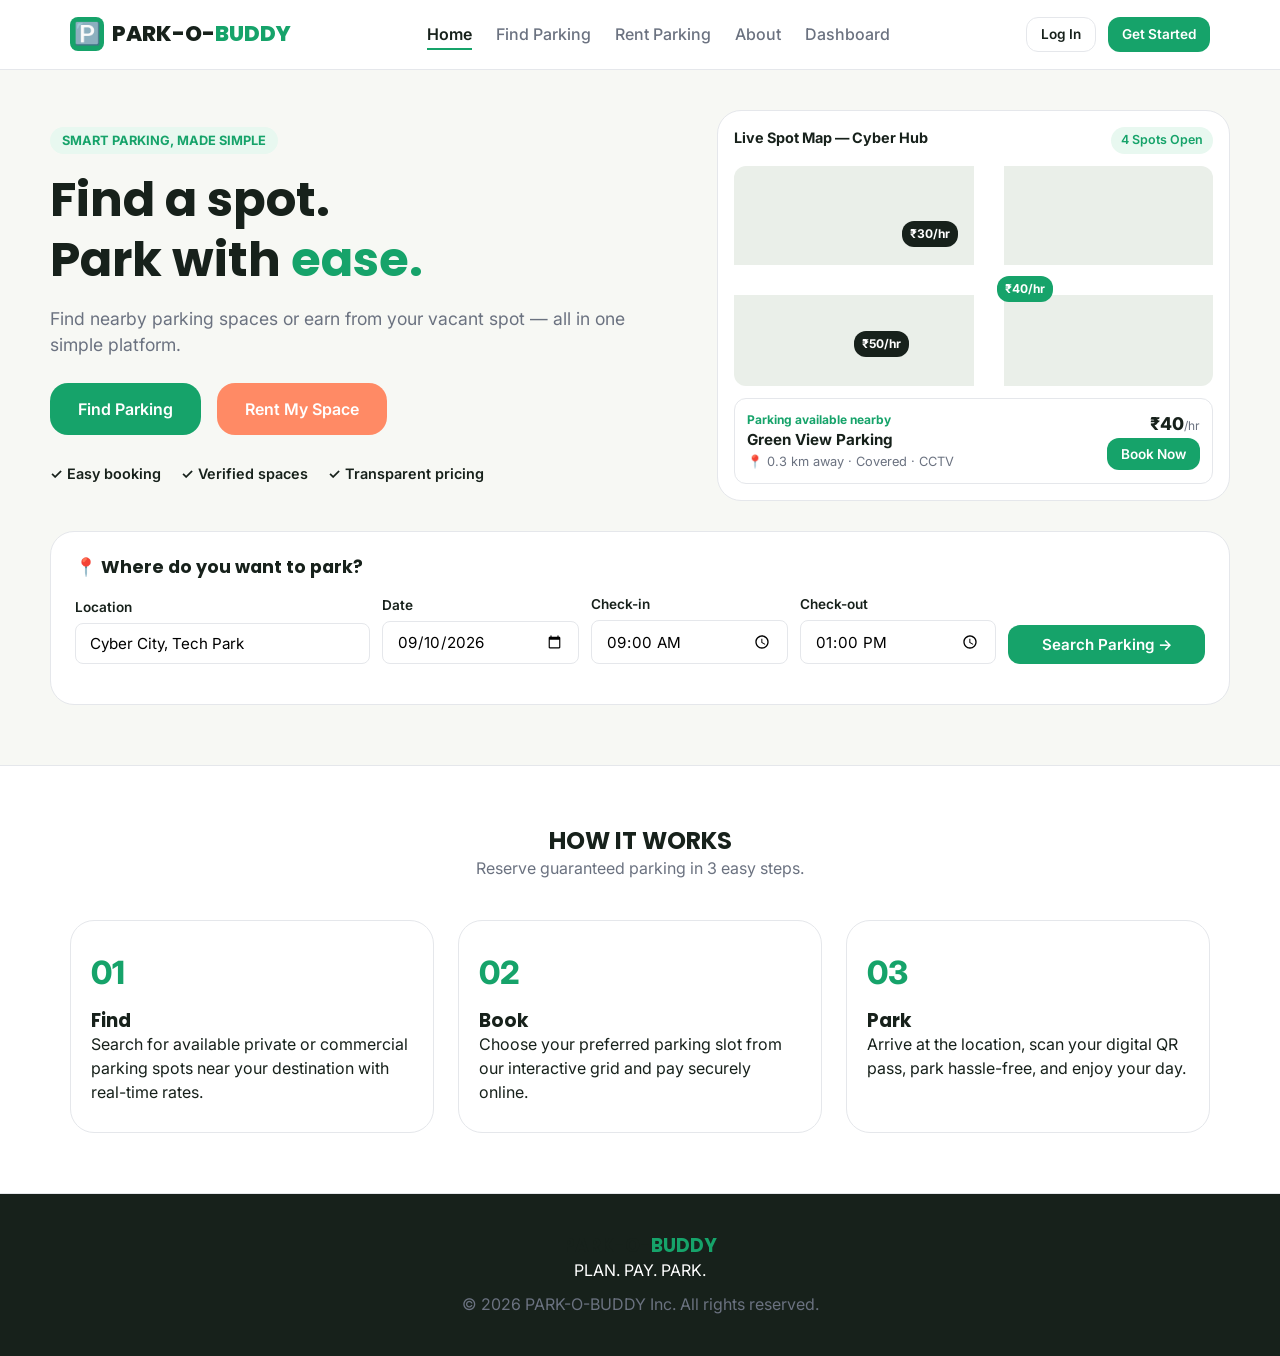
<file: index.html>
<!DOCTYPE html>
<html lang="en">
<head>
  <meta charset="UTF-8">
  <meta name="viewport" content="width=device-width, initial-scale=1.0">
  <title>PARK-O-BUDDY — Plan. Pay. Park.</title>
  <meta name="description" content="PARK-O-BUDDY is a modern parking marketplace connecting Parkers and Hosts. Tagline: PLAN. PAY. PARK.">
  <link rel="stylesheet" href="style.css">
  <link rel="icon" href="data:image/svg+xml,<svg xmlns=%22http://www.w3.org/2000/svg%22 viewBox=%220 0 100 100%22><text y=%22.9em%22 font-size=%2290%22>🅿️</text></svg>">
</head>
<body>

  <!-- NAVIGATION HEADER -->
  <header class="navbar">
    <div class="container navbar-container">
      <a href="index.html" class="logo">
        <div class="logo-icon">🅿️</div>
        <span>PARK-O-<span class="buddy">BUDDY</span></span>
      </a>

      <ul class="nav-menu" id="navMenu">
        <li><a href="index.html" class="nav-link active">Home</a></li>
        <li><a href="search.html" class="nav-link">Find Parking</a></li>
        <li><a href="host.html" class="nav-link">Rent Parking</a></li>
        <li><a href="about.html" class="nav-link">About</a></li>
        <li><a href="dashboard.html" class="nav-link">Dashboard</a></li>
      </ul>

      <div class="nav-actions">
        <a href="auth.html" class="btn btn-outline btn-sm">Log In</a>
        <a href="auth.html" class="btn btn-primary btn-sm">Get Started</a>
      </div>

      <button class="mobile-toggle" id="mobileToggle" aria-label="Toggle navigation">☰</button>
    </div>
  </header>

  <!-- MAIN CONTENT: HOME -->
  <main>
    <section class="page-view">
      <div class="container hero">
        <div class="hero-grid">
          <div class="hero-left">
            <div class="eyebrow">SMART PARKING, MADE SIMPLE</div>
            <h1 class="hero-title">Find a spot.<br>Park with <span class="text-green">ease.</span></h1>
            <p class="hero-subtitle">Find nearby parking spaces or earn from your vacant spot — all in one simple platform.</p>
            
            <div class="hero-cta">
              <a href="search.html" class="btn btn-primary btn-lg">Find Parking</a>
              <a href="host.html" class="btn btn-secondary btn-lg">Rent My Space</a>
            </div>

            <div class="trust-indicators">
              <div class="trust-item">✓ Easy booking</div>
              <div class="trust-item">✓ Verified spaces</div>
              <div class="trust-item">✓ Transparent pricing</div>
            </div>
          </div>

          <div class="hero-right">
            <div class="hero-mockup-card">
              <div class="mockup-header">
                <strong>Live Spot Map — Cyber Hub</strong>
                <span class="badge badge-green">4 Spots Open</span>
              </div>
              <div class="mockup-map">
                <div class="map-road road-h"></div>
                <div class="map-road road-v"></div>
                <div class="map-pin pin-1">₹30/hr</div>
                <div class="map-pin pin-2 active">₹40/hr</div>
                <div class="map-pin pin-3">₹50/hr</div>
              </div>
              <div class="floating-spot-card">
                <div>
                  <div class="spot-tag">Parking available nearby</div>
                  <div class="spot-title">Green View Parking</div>
                  <div class="spot-meta">📍 0.3 km away · Covered · CCTV</div>
                </div>
                <div class="spot-price-box">
                  <div class="spot-price">₹40<span class="per-hr">/hr</span></div>
                  <a href="slot.html" class="btn btn-primary btn-sm">Book Now</a>
                </div>
              </div>
            </div>
          </div>
        </div>

        <!-- Prominent Hero Search Card -->
        <div class="search-card">
          <h3 class="search-card-title">📍 Where do you want to park?</h3>
          <form action="search.html" method="GET">
            <div class="search-grid">
              <div class="form-group">
                <label class="form-label">Location</label>
                <input type="text" name="location" class="form-input" placeholder="Enter city, area, landmark" value="Cyber City, Tech Park">
              </div>
              <div class="form-group">
                <label class="form-label">Date</label>
                <input type="date" name="date" class="form-input" value="2026-09-10">
              </div>
              <div class="form-group">
                <label class="form-label">Check-in</label>
                <input type="time" name="checkin" class="form-input" value="09:00">
              </div>
              <div class="form-group">
                <label class="form-label">Check-out</label>
                <input type="time" name="checkout" class="form-input" value="13:00">
              </div>
              <div class="form-group search-btn-wrap">
                <button type="submit" class="btn btn-primary btn-full">Search Parking &rarr;</button>
              </div>
            </div>
          </form>
        </div>
      </div>

      <!-- How It Works Section -->
      <section class="section section-white">
        <div class="container">
          <div class="section-title-wrap">
            <h2>HOW IT WORKS</h2>
            <p class="text-muted">Reserve guaranteed parking in 3 easy steps.</p>
          </div>
          <div class="how-grid">
            <div class="how-card">
              <div class="step-num">01</div>
              <h3>Find</h3>
              <p>Search for available private or commercial parking spots near your destination with real-time rates.</p>
            </div>
            <div class="how-card">
              <div class="step-num">02</div>
              <h3>Book</h3>
              <p>Choose your preferred parking slot from our interactive grid and pay securely online.</p>
            </div>
            <div class="how-card">
              <div class="step-num">03</div>
              <h3>Park</h3>
              <p>Arrive at the location, scan your digital QR pass, park hassle-free, and enjoy your day.</p>
            </div>
          </div>
        </div>
      </section>
    </section>
  </main>

  <!-- FOOTER -->
  <footer class="footer">
    <div class="container text-center">
      <h3>PARK-O-<span class="buddy">BUDDY</span></h3>
      <p>PLAN. PAY. PARK.</p>
      <p class="text-muted" style="margin-top: 10px;">&copy; 2026 PARK-O-BUDDY Inc. All rights reserved.</p>
    </div>
  </footer>

  <script src="script.js"></script>
</body>
</html>
</file>
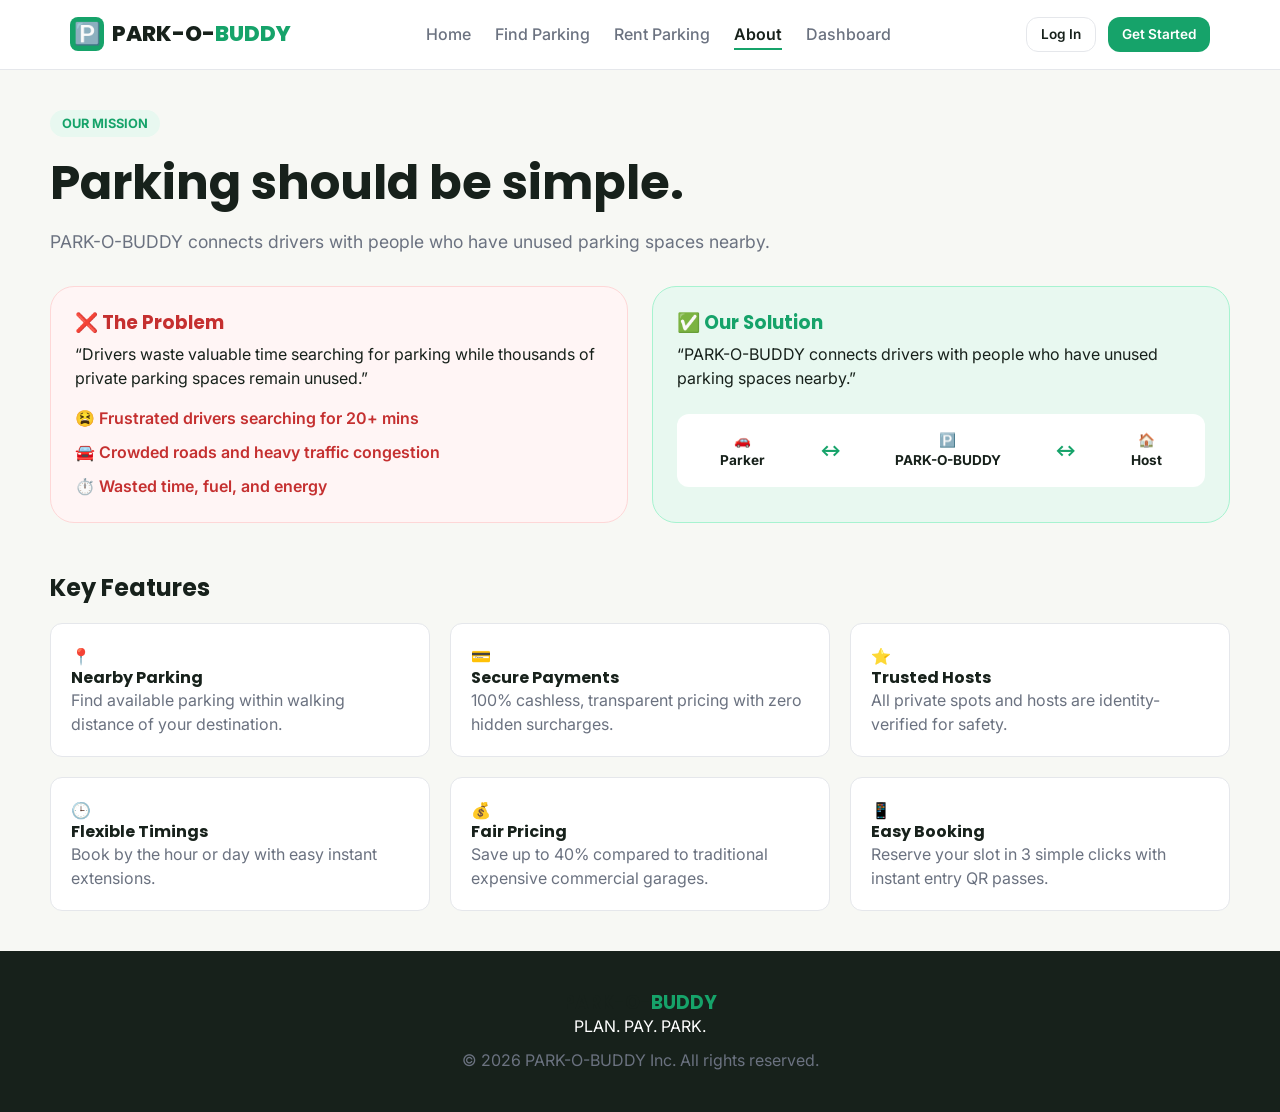
<file: about.html>
<!DOCTYPE html>
<html lang="en">
<head>
  <meta charset="UTF-8">
  <meta name="viewport" content="width=device-width, initial-scale=1.0">
  <title>About Us — PARK-O-BUDDY</title>
  <link rel="stylesheet" href="style.css">
  <link rel="icon" href="data:image/svg+xml,<svg xmlns=%22http://www.w3.org/2000/svg%22 viewBox=%220 0 100 100%22><text y=%22.9em%22 font-size=%2290%22>🅿️</text></svg>">
</head>
<body>

  <!-- NAVIGATION HEADER -->
  <header class="navbar">
    <div class="container navbar-container">
      <a href="index.html" class="logo">
        <div class="logo-icon">🅿️</div>
        <span>PARK-O-<span class="buddy">BUDDY</span></span>
      </a>

      <ul class="nav-menu" id="navMenu">
        <li><a href="index.html" class="nav-link">Home</a></li>
        <li><a href="search.html" class="nav-link">Find Parking</a></li>
        <li><a href="host.html" class="nav-link">Rent Parking</a></li>
        <li><a href="about.html" class="nav-link active">About</a></li>
        <li><a href="dashboard.html" class="nav-link">Dashboard</a></li>
      </ul>

      <div class="nav-actions">
        <a href="auth.html" class="btn btn-outline btn-sm">Log In</a>
        <a href="auth.html" class="btn btn-primary btn-sm">Get Started</a>
      </div>

      <button class="mobile-toggle" id="mobileToggle" aria-label="Toggle navigation">☰</button>
    </div>
  </header>

  <!-- MAIN CONTENT: ABOUT -->
  <main>
    <div class="container about-hero">
      <div class="eyebrow">OUR MISSION</div>
      <h1 class="hero-title">Parking should be simple.</h1>
      <p class="hero-subtitle">PARK-O-BUDDY connects drivers with people who have unused parking spaces nearby.</p>

      <div class="problem-solution-grid">
        <!-- Problem -->
        <div class="problem-card">
          <h3 style="color: #C53030; margin-bottom: 8px;">❌ The Problem</h3>
          <p>“Drivers waste valuable time searching for parking while thousands of private parking spaces remain unused.”</p>
          <div class="problem-list">
            <div class="problem-item">😫 Frustrated drivers searching for 20+ mins</div>
            <div class="problem-item">🚘 Crowded roads and heavy traffic congestion</div>
            <div class="problem-item">⏱️ Wasted time, fuel, and energy</div>
          </div>
        </div>

        <!-- Solution -->
        <div class="solution-card">
          <h3 style="color: var(--primary-green); margin-bottom: 8px;">✅ Our Solution</h3>
          <p>“PARK-O-BUDDY connects drivers with people who have unused parking spaces nearby.”</p>
          <div class="solution-diagram">
            <div class="node">🚗<br>Parker</div>
            <div class="arrow">&harr;</div>
            <div class="node node-main">🅿️<br>PARK-O-BUDDY</div>
            <div class="arrow">&harr;</div>
            <div class="node">🏠<br>Host</div>
          </div>
        </div>
      </div>

      <!-- 6 Feature Cards -->
      <h2 style="margin-top: 50px;">Key Features</h2>
      <div class="features-grid">
        <div class="feature-card">📍 <h4>Nearby Parking</h4><p class="text-muted">Find available parking within walking distance of your destination.</p></div>
        <div class="feature-card">💳 <h4>Secure Payments</h4><p class="text-muted">100% cashless, transparent pricing with zero hidden surcharges.</p></div>
        <div class="feature-card">⭐ <h4>Trusted Hosts</h4><p class="text-muted">All private spots and hosts are identity-verified for safety.</p></div>
        <div class="feature-card">🕒 <h4>Flexible Timings</h4><p class="text-muted">Book by the hour or day with easy instant extensions.</p></div>
        <div class="feature-card">💰 <h4>Fair Pricing</h4><p class="text-muted">Save up to 40% compared to traditional expensive commercial garages.</p></div>
        <div class="feature-card">📱 <h4>Easy Booking</h4><p class="text-muted">Reserve your slot in 3 simple clicks with instant entry QR passes.</p></div>
      </div>
    </div>
  </main>

  <!-- FOOTER -->
  <footer class="footer">
    <div class="container text-center">
      <h3>PARK-O-<span class="buddy">BUDDY</span></h3>
      <p>PLAN. PAY. PARK.</p>
      <p class="text-muted" style="margin-top: 10px;">&copy; 2026 PARK-O-BUDDY Inc. All rights reserved.</p>
    </div>
  </footer>

  <script src="script.js"></script>
</body>
</html>
</file>
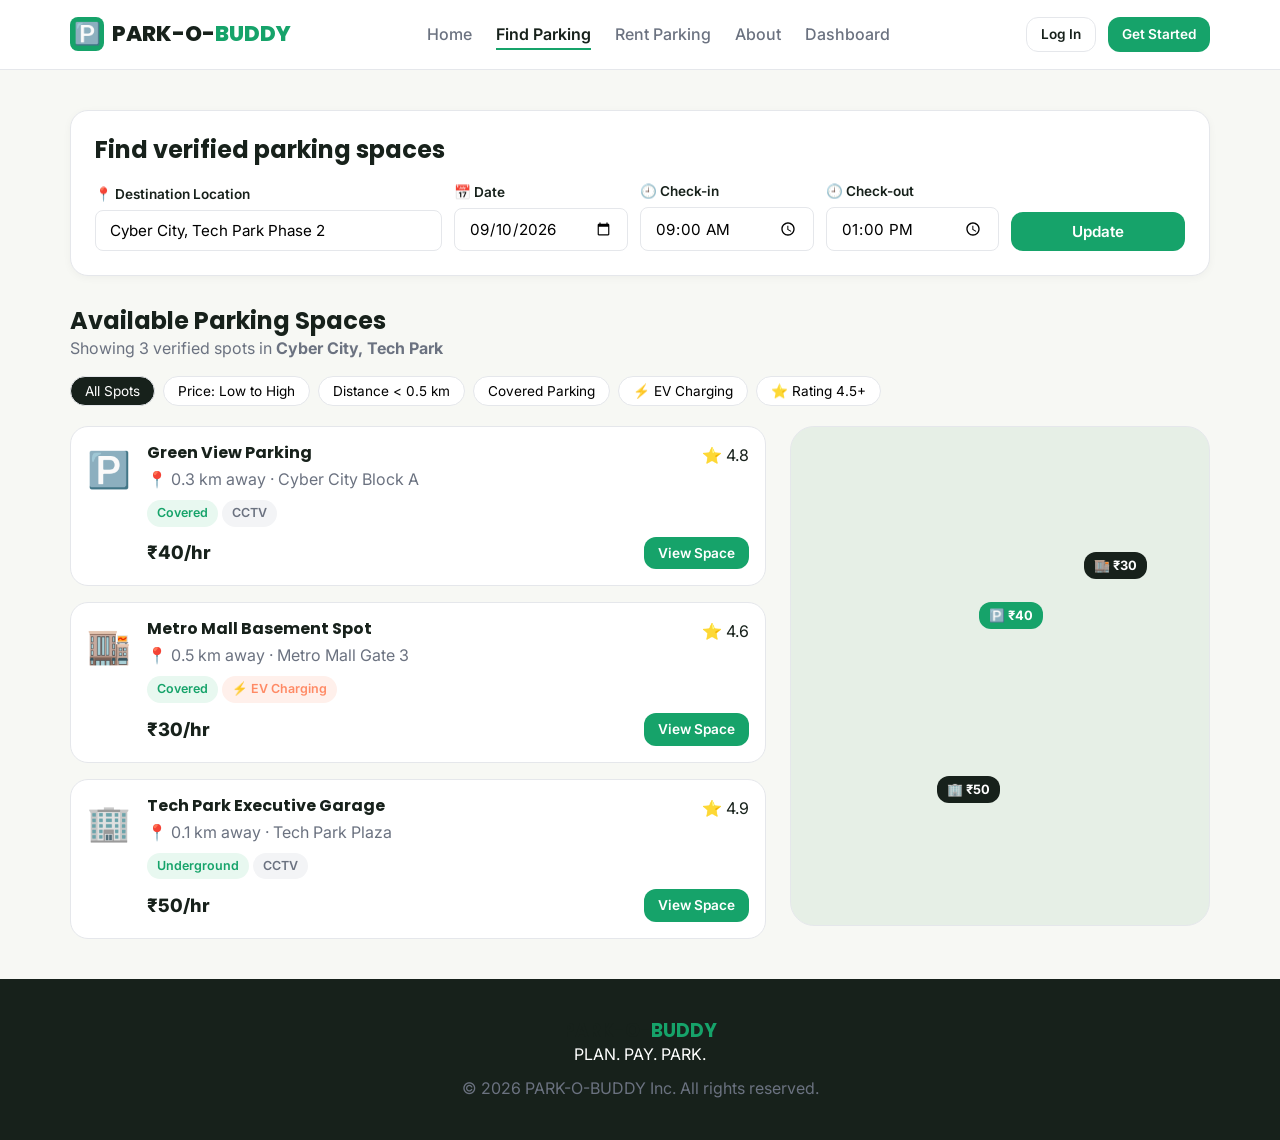
<file: search.html>
<!DOCTYPE html>
<html lang="en">
<head>
  <meta charset="UTF-8">
  <meta name="viewport" content="width=device-width, initial-scale=1.0">
  <title>Find Parking — PARK-O-BUDDY</title>
  <link rel="stylesheet" href="style.css">
  <link rel="icon" href="data:image/svg+xml,<svg xmlns=%22http://www.w3.org/2000/svg%22 viewBox=%220 0 100 100%22><text y=%22.9em%22 font-size=%2290%22>🅿️</text></svg>">
</head>
<body>

  <!-- NAVIGATION HEADER -->
  <header class="navbar">
    <div class="container navbar-container">
      <a href="index.html" class="logo">
        <div class="logo-icon">🅿️</div>
        <span>PARK-O-<span class="buddy">BUDDY</span></span>
      </a>

      <ul class="nav-menu" id="navMenu">
        <li><a href="index.html" class="nav-link">Home</a></li>
        <li><a href="search.html" class="nav-link active">Find Parking</a></li>
        <li><a href="host.html" class="nav-link">Rent Parking</a></li>
        <li><a href="about.html" class="nav-link">About</a></li>
        <li><a href="dashboard.html" class="nav-link">Dashboard</a></li>
      </ul>

      <div class="nav-actions">
        <a href="auth.html" class="btn btn-outline btn-sm">Log In</a>
        <a href="auth.html" class="btn btn-primary btn-sm">Get Started</a>
      </div>

      <button class="mobile-toggle" id="mobileToggle" aria-label="Toggle navigation">☰</button>
    </div>
  </header>

  <!-- MAIN CONTENT: FIND PARKING -->
  <main>
    <div class="container" style="padding: 40px 20px;">
      <!-- Search Filter Header -->
      <div class="card" style="margin-bottom: 30px; padding: 24px;">
        <h2 style="margin-bottom: 16px;">Find verified parking spaces</h2>
        <form action="search.html" method="GET">
          <div class="form-row" style="grid-template-columns: 2fr 1fr 1fr 1fr 1fr; align-items: end;">
            <div class="form-group" style="margin-bottom: 0;">
              <label class="form-label">📍 Destination Location</label>
              <input type="text" class="form-input" id="destInput" name="location" value="Cyber City, Tech Park Phase 2">
            </div>
            <div class="form-group" style="margin-bottom: 0;">
              <label class="form-label">📅 Date</label>
              <input type="date" class="form-input" id="dateInput" name="date" value="2026-09-10">
            </div>
            <div class="form-group" style="margin-bottom: 0;">
              <label class="form-label">🕘 Check-in</label>
              <input type="time" class="form-input" id="checkinInput" name="checkin" value="09:00">
            </div>
            <div class="form-group" style="margin-bottom: 0;">
              <label class="form-label">🕘 Check-out</label>
              <input type="time" class="form-input" id="checkoutInput" name="checkout" value="13:00">
            </div>
            <div class="form-group" style="margin-bottom: 0;">
              <button type="submit" class="btn btn-primary btn-full">Update</button>
            </div>
          </div>
        </form>
      </div>

      <!-- Results Header -->
      <h2>Available Parking Spaces</h2>
      <p class="text-muted">Showing 3 verified spots in <strong>Cyber City, Tech Park</strong></p>

      <!-- Filter Chips -->
      <div class="filters-bar">
        <button class="filter-chip active">All Spots</button>
        <button class="filter-chip">Price: Low to High</button>
        <button class="filter-chip">Distance &lt; 0.5 km</button>
        <button class="filter-chip">Covered Parking</button>
        <button class="filter-chip">⚡ EV Charging</button>
        <button class="filter-chip">⭐ Rating 4.5+</button>
      </div>

      <!-- Results Grid & Map -->
      <div class="results-layout">
        <!-- Left Listings -->
        <div class="listings-grid">
          <div class="parking-card">
            <div class="card-icon">🅿️</div>
            <div class="card-content">
              <div class="card-header-row">
                <h4>Green View Parking</h4>
                <span class="rating">⭐ 4.8</span>
              </div>
              <div class="text-muted">📍 0.3 km away · Cyber City Block A</div>
              <div class="tags" style="margin-top: 8px;">
                <span class="badge badge-green">Covered</span> 
                <span class="badge badge-grey">CCTV</span>
              </div>
              <div class="card-footer-row">
                <div class="price">₹40<span>/hr</span></div>
                <a href="slot.html" class="btn btn-primary btn-sm">View Space</a>
              </div>
            </div>
          </div>

          <div class="parking-card">
            <div class="card-icon">🏬</div>
            <div class="card-content">
              <div class="card-header-row">
                <h4>Metro Mall Basement Spot</h4>
                <span class="rating">⭐ 4.6</span>
              </div>
              <div class="text-muted">📍 0.5 km away · Metro Mall Gate 3</div>
              <div class="tags" style="margin-top: 8px;">
                <span class="badge badge-green">Covered</span> 
                <span class="badge badge-coral">⚡ EV Charging</span>
              </div>
              <div class="card-footer-row">
                <div class="price">₹30<span>/hr</span></div>
                <a href="slot.html" class="btn btn-primary btn-sm">View Space</a>
              </div>
            </div>
          </div>

          <div class="parking-card">
            <div class="card-icon">🏢</div>
            <div class="card-content">
              <div class="card-header-row">
                <h4>Tech Park Executive Garage</h4>
                <span class="rating">⭐ 4.9</span>
              </div>
              <div class="text-muted">📍 0.1 km away · Tech Park Plaza</div>
              <div class="tags" style="margin-top: 8px;">
                <span class="badge badge-green">Underground</span> 
                <span class="badge badge-grey">CCTV</span>
              </div>
              <div class="card-footer-row">
                <div class="price">₹50<span>/hr</span></div>
                <a href="slot.html" class="btn btn-primary btn-sm">View Space</a>
              </div>
            </div>
          </div>
        </div>

        <!-- Right Map Graphic -->
        <div class="map-wrapper">
          <div class="map-box">
            <div class="map-grid-bg"></div>
            <div class="map-price-pin active" style="top: 35%; left: 45%;">🅿️ ₹40</div>
            <div class="map-price-pin" style="top: 25%; left: 70%;">🏬 ₹30</div>
            <div class="map-price-pin" style="top: 70%; left: 35%;">🏢 ₹50</div>
          </div>
        </div>
      </div>
    </div>
  </main>

  <!-- FOOTER -->
  <footer class="footer">
    <div class="container text-center">
      <h3>PARK-O-<span class="buddy">BUDDY</span></h3>
      <p>PLAN. PAY. PARK.</p>
      <p class="text-muted" style="margin-top: 10px;">&copy; 2026 PARK-O-BUDDY Inc. All rights reserved.</p>
    </div>
  </footer>

  <script src="script.js"></script>
</body>
</html>
</file>
<file: style.css>
/* ==========================================================================
   PARK-O-BUDDY - STYLESHEET (style.css)
   Colors:
     Primary Green: #16A36A
     Dark Charcoal: #17211B
     Accent Coral:  #FF8A65
     Off-White BG:  #F7F8F4
     White Cards:   #FFFFFF
     Border Grey:   #E5E7EB
   ========================================================================== */

@import url('https://fonts.googleapis.com/css2?family=Inter:wght@400;500;600;700&family=Poppins:wght@600;700;800&display=swap');

:root {
  --primary-green: #16A36A;
  --primary-green-hover: #128254;
  --primary-green-light: #E8F8F0;
  
  --dark-charcoal: #17211B;
  
  --accent-coral: #FF8A65;
  --accent-coral-hover: #F47146;
  --accent-coral-light: #FFF0EB;
  
  --bg-offwhite: #F7F8F4;
  --bg-card: #FFFFFF;
  --bg-muted: #F3F4F6;
  
  --border-color: #E5E7EB;
  --text-main: #17211B;
  --text-muted: #6B7280;
  
  --radius-md: 12px;
  --radius-lg: 18px;
  --radius-xl: 24px;
}

/* Reset & Base Styles */
* {
  box-sizing: border-box;
  margin: 0;
  padding: 0;
}

body {
  font-family: 'Inter', sans-serif;
  background-color: var(--bg-offwhite);
  color: var(--text-main);
  line-height: 1.5;
  min-height: 100vh;
  display: flex;
  flex-direction: column;
}

h1, h2, h3, h4 {
  font-family: 'Poppins', sans-serif;
  color: var(--dark-charcoal);
  line-height: 1.25;
}

a {
  text-decoration: none;
  color: inherit;
}

button, input, select {
  font-family: inherit;
  font-size: inherit;
}

/* Layout Container */
.container {
  width: 100%;
  max-width: 1180px;
  margin: 0 auto;
  padding: 0 20px;
}

.text-center { text-align: center; }
.text-green { color: var(--primary-green) !important; }
.text-coral { color: var(--accent-coral) !important; }
.text-muted { color: var(--text-muted) !important; }
.font-bold { font-weight: 700; }

/* Buttons */
.btn {
  padding: 10px 20px;
  border-radius: var(--radius-md);
  font-weight: 600;
  font-size: 0.95rem;
  border: none;
  cursor: pointer;
  display: inline-flex;
  align-items: center;
  justify-content: center;
  gap: 8px;
  transition: all 0.2s ease;
}

.btn-sm { padding: 6px 14px; font-size: 0.85rem; }
.btn-lg { padding: 14px 28px; font-size: 1rem; border-radius: var(--radius-lg); }

.btn-primary {
  background-color: var(--primary-green);
  color: #FFFFFF;
}
.btn-primary:hover { background-color: var(--primary-green-hover); }

.btn-secondary {
  background-color: var(--accent-coral);
  color: #FFFFFF;
}
.btn-secondary:hover { background-color: var(--accent-coral-hover); }

.btn-outline {
  border: 1.5px solid var(--border-color);
  background: #FFFFFF;
  color: var(--dark-charcoal);
}
.btn-outline:hover { background: var(--bg-muted); }

.btn-full { width: 100%; }

/* Card Component */
.card {
  background: var(--bg-card);
  border: 1px solid var(--border-color);
  border-radius: var(--radius-lg);
  padding: 20px;
  box-shadow: 0 2px 8px rgba(0,0,0,0.04);
}

/* Badges */
.badge {
  display: inline-block;
  padding: 4px 10px;
  border-radius: 20px;
  font-size: 0.78rem;
  font-weight: 600;
}
.badge-green { background: var(--primary-green-light); color: var(--primary-green); }
.badge-coral { background: var(--accent-coral-light); color: var(--accent-coral); }
.badge-grey { background: var(--bg-muted); color: var(--text-muted); }

/* Navigation Bar */
.navbar {
  position: sticky;
  top: 0;
  z-index: 100;
  background: rgba(255, 255, 255, 0.95);
  backdrop-filter: blur(8px);
  border-bottom: 1px solid var(--border-color);
  height: 70px;
  display: flex;
  align-items: center;
}

.navbar-container {
  display: flex;
  align-items: center;
  justify-content: space-between;
}

.logo {
  display: flex;
  align-items: center;
  gap: 8px;
  font-family: 'Poppins', sans-serif;
  font-weight: 800;
  font-size: 1.35rem;
  cursor: pointer;
  color: var(--dark-charcoal);
}

.logo-icon {
  width: 34px;
  height: 34px;
  background: var(--primary-green);
  color: #FFFFFF;
  border-radius: 8px;
  display: flex;
  align-items: center;
  justify-content: center;
}

.logo span.buddy { color: var(--primary-green); }

.nav-menu {
  display: flex;
  gap: 24px;
  list-style: none;
}

.nav-link {
  font-weight: 500;
  color: var(--text-muted);
  cursor: pointer;
  padding: 4px 0;
}

.nav-link:hover, .nav-link.active {
  color: var(--dark-charcoal);
  font-weight: 600;
  border-bottom: 2px solid var(--primary-green);
}

.nav-actions { display: flex; gap: 12px; }
.mobile-toggle { display: none; font-size: 1.4rem; background: none; border: none; }

/* Page Layout */
main { flex: 1; }
.page-view { display: block; }

/* Forms */
.form-group {
  display: flex;
  flex-direction: column;
  gap: 6px;
  margin-bottom: 16px;
}

.form-label {
  font-size: 0.85rem;
  font-weight: 600;
  color: var(--dark-charcoal);
}

.form-input, .form-select {
  width: 100%;
  padding: 10px 14px;
  border: 1px solid var(--border-color);
  border-radius: 8px;
  font-size: 0.95rem;
  background: #FFFFFF;
}

.form-input:focus, .form-select:focus {
  outline: none;
  border-color: var(--primary-green);
}

.form-row {
  display: grid;
  grid-template-columns: repeat(auto-fit, minmax(160px, 1fr));
  gap: 12px;
}

/* Home Page */
.hero { padding: 40px 0 60px; }
.hero-grid {
  display: grid;
  grid-template-columns: 1.1fr 0.9fr;
  gap: 40px;
  align-items: center;
}

.eyebrow {
  display: inline-block;
  padding: 4px 12px;
  background: var(--primary-green-light);
  color: var(--primary-green);
  font-size: 0.8rem;
  font-weight: 700;
  border-radius: 20px;
  margin-bottom: 16px;
}

.hero-title { font-size: 3rem; margin-bottom: 16px; }
.hero-subtitle { color: var(--text-muted); font-size: 1.1rem; margin-bottom: 24px; }
.hero-cta { display: flex; gap: 16px; margin-bottom: 28px; }
.trust-indicators { display: flex; gap: 20px; font-weight: 600; font-size: 0.9rem; }

/* Mockup Map Graphic */
.hero-mockup-card {
  background: #FFFFFF;
  border: 1px solid var(--border-color);
  border-radius: var(--radius-xl);
  padding: 16px;
}

.mockup-header { display: flex; justify-content: space-between; margin-bottom: 12px; font-size: 0.9rem; }
.mockup-map {
  height: 220px;
  background: #EAEFE9;
  border-radius: var(--radius-md);
  position: relative;
  overflow: hidden;
}

.map-road { position: absolute; background: #FFFFFF; }
.road-h { top: 45%; left: 0; width: 100%; height: 30px; }
.road-v { top: 0; left: 50%; width: 30px; height: 100%; }

.map-pin {
  position: absolute;
  background: var(--dark-charcoal);
  color: #FFFFFF;
  padding: 4px 8px;
  border-radius: 12px;
  font-size: 0.75rem;
  font-weight: 700;
}

.map-pin.active { background: var(--primary-green); }
.pin-1 { top: 25%; left: 35%; }
.pin-2 { top: 50%; left: 55%; }
.pin-3 { top: 75%; left: 25%; }

.floating-spot-card {
  background: #FFFFFF;
  border: 1px solid var(--border-color);
  border-radius: var(--radius-md);
  padding: 12px;
  margin-top: 12px;
  display: flex;
  justify-content: space-between;
  align-items: center;
}

.spot-tag { font-size: 0.75rem; color: var(--primary-green); font-weight: 700; }
.spot-title { font-weight: 700; font-size: 0.95rem; }
.spot-meta { font-size: 0.8rem; color: var(--text-muted); }
.spot-price { font-size: 1.1rem; font-weight: 800; text-align: right; }
.per-hr { font-size: 0.75rem; font-weight: 400; color: var(--text-muted); }

/* Search Card */
.search-card {
  background: #FFFFFF;
  border: 1px solid var(--border-color);
  border-radius: var(--radius-xl);
  padding: 24px;
  margin-top: 30px;
}

.search-card-title { font-size: 1.1rem; margin-bottom: 16px; }
.search-grid {
  display: grid;
  grid-template-columns: 1.5fr 1fr 1fr 1fr 1fr;
  gap: 12px;
  align-items: end;
}

/* How It Works */
.section { padding: 60px 0; }
.section-white { background: #FFFFFF; border-top: 1px solid var(--border-color); border-bottom: 1px solid var(--border-color); }
.section-title-wrap { text-align: center; margin-bottom: 40px; }

.how-grid { display: grid; grid-template-columns: repeat(3, 1fr); gap: 24px; }
.how-card {
  background: #FFFFFF;
  border: 1px solid var(--border-color);
  border-radius: var(--radius-xl);
  padding: 28px 20px;
}
.step-num { font-size: 2rem; font-weight: 800; color: var(--primary-green); margin-bottom: 12px; }

/* About Page */
.about-hero { padding: 40px 0; }
.problem-solution-grid { display: grid; grid-template-columns: 1fr 1fr; gap: 24px; margin-top: 30px; }
.problem-card { background: #FFF5F5; border: 1px solid #FED7D7; border-radius: var(--radius-xl); padding: 24px; }
.solution-card { background: var(--primary-green-light); border: 1px solid #A7F3D0; border-radius: var(--radius-xl); padding: 24px; }

.problem-list { margin-top: 16px; display: flex; flex-direction: column; gap: 10px; font-weight: 600; color: #C53030; }
.solution-diagram { display: flex; align-items: center; justify-content: space-around; margin-top: 24px; background: #FFFFFF; padding: 16px; border-radius: 12px; }
.node { text-align: center; font-weight: 700; font-size: 0.85rem; }
.arrow { color: var(--primary-green); font-weight: 800; }

.features-grid { display: grid; grid-template-columns: repeat(3, 1fr); gap: 20px; margin-top: 20px; }
.feature-card { background: #FFFFFF; border: 1px solid var(--border-color); border-radius: var(--radius-md); padding: 20px; }

/* Sign Up Page */
.auth-wrapper { padding: 50px 0; display: flex; justify-content: center; }
.auth-card { background: #FFFFFF; border: 1px solid var(--border-color); border-radius: var(--radius-xl); padding: 36px; width: 100%; max-width: 480px; }

.role-selector { display: grid; grid-template-columns: 1fr 1fr; gap: 16px; margin: 20px 0; }
.role-card {
  border: 2px solid var(--border-color);
  border-radius: var(--radius-md);
  padding: 16px;
  cursor: pointer;
  position: relative;
  text-align: center;
  background: #FFFFFF;
}
.role-card.selected { border-color: var(--primary-green); background: var(--primary-green-light); }
.role-card .checkmark { position: absolute; top: 8px; right: 8px; background: var(--primary-green); color: #FFFFFF; border-radius: 50%; width: 18px; height: 18px; font-size: 0.7rem; display: none; align-items: center; justify-content: center; }
.role-card.selected .checkmark { display: flex; }
.role-icon { font-size: 1.8rem; margin-bottom: 4px; }

/* Results & Map Page */
.filters-bar { display: flex; gap: 8px; margin: 16px 0 20px; overflow-x: auto; }
.filter-chip { padding: 6px 14px; border-radius: 20px; border: 1px solid var(--border-color); background: #FFFFFF; font-size: 0.85rem; cursor: pointer; }
.filter-chip.active { background: var(--dark-charcoal); color: #FFFFFF; }

.results-layout { display: grid; grid-template-columns: 1fr 420px; gap: 24px; }
.listings-grid { display: flex; flex-direction: column; gap: 16px; }

.parking-card { background: #FFFFFF; border: 1px solid var(--border-color); border-radius: var(--radius-lg); padding: 16px; display: flex; gap: 16px; }
.card-icon { font-size: 2.2rem; }
.card-content { flex: 1; }
.card-header-row { display: flex; justify-content: space-between; }
.card-footer-row { display: flex; justify-content: space-between; align-items: center; margin-top: 10px; }
.price { font-weight: 800; font-size: 1.15rem; }

.map-wrapper { height: 500px; position: sticky; top: 90px; }
.map-box { width: 100%; height: 100%; background: #E6EFE6; border: 1px solid var(--border-color); border-radius: var(--radius-xl); position: relative; }
.map-price-pin { position: absolute; background: var(--dark-charcoal); color: #FFFFFF; padding: 4px 10px; border-radius: 12px; font-size: 0.8rem; font-weight: 700; cursor: pointer; }
.map-price-pin.active { background: var(--primary-green); }

/* Slot Matrix Page */
.slot-layout { display: grid; grid-template-columns: 1fr 340px; gap: 24px; margin-top: 20px; }
.slot-legend { display: flex; justify-content: center; gap: 20px; margin: 16px 0; font-size: 0.85rem; font-weight: 600; }

.matrix-container { max-width: 400px; margin: 0 auto; background: #F1F5F9; padding: 20px; border-radius: 12px; border: 2px dashed #CBD5E1; }
.matrix-row { display: grid; grid-template-columns: repeat(5, 1fr); gap: 12px; margin-bottom: 12px; }
.slot-btn { aspect-ratio: 1; border-radius: 8px; border: 2px solid var(--primary-green); background: #FFFFFF; color: var(--primary-green); font-weight: 700; cursor: pointer; }
.slot-btn.occupied { background: #F1F5F9; border-color: #E2E8F0; color: #94A3B8; cursor: not-allowed; }
.slot-btn.selected { background: var(--accent-coral); border-color: var(--accent-coral); color: #FFFFFF; }

.summary-card { position: sticky; top: 90px; }
.summary-line { display: flex; justify-content: space-between; padding: 8px 0; border-bottom: 1px solid var(--bg-muted); font-size: 0.9rem; }
.summary-total { font-size: 1.2rem; font-weight: 800; border-top: 2px solid var(--border-color); margin-top: 10px; }

/* Host Page */
.host-layout { display: grid; grid-template-columns: 1fr 380px; gap: 24px; margin-top: 20px; }
.photo-box { border: 2px dashed var(--border-color); padding: 24px; text-align: center; border-radius: 8px; cursor: pointer; font-weight: 600; background: var(--bg-offwhite); }

/* Confirmation Page */
.success-badge { width: 64px; height: 64px; background: var(--primary-green-light); color: var(--primary-green); border-radius: 50%; display: flex; align-items: center; justify-content: center; font-size: 2rem; margin: 0 auto 16px; }
.ticket-header { display: flex; justify-content: space-between; padding-bottom: 12px; border-bottom: 1px solid var(--border-color); margin-bottom: 12px; }
.ticket-body { display: flex; flex-direction: column; gap: 8px; }

/* Dashboard */
.dashboard-layout { display: grid; grid-template-columns: 240px 1fr; gap: 24px; }
.sidebar-menu { list-style: none; display: flex; flex-direction: column; gap: 6px; margin-top: 16px; }
.sidebar-menu button { width: 100%; text-align: left; padding: 10px 12px; border-radius: 8px; font-weight: 600; color: var(--text-muted); border: none; background: none; cursor: pointer; }
.sidebar-menu button.active, .sidebar-menu button:hover { background: var(--primary-green-light); color: var(--primary-green); }

.stats-grid { display: grid; grid-template-columns: repeat(4, 1fr); gap: 16px; margin-top: 20px; }
.stat-card h3 { font-size: 1.6rem; margin-top: 4px; }

.data-table { width: 100%; border-collapse: collapse; margin-top: 12px; }
.data-table th, .data-table td { padding: 10px; text-align: left; border-bottom: 1px solid var(--border-color); font-size: 0.9rem; }
.data-table th { background: var(--bg-offwhite); color: var(--text-muted); }

/* Toast */
.toast { position: fixed; bottom: 20px; right: 20px; background: var(--dark-charcoal); color: #FFFFFF; padding: 12px 20px; border-radius: 8px; font-size: 0.9rem; display: none; z-index: 999; }

/* Footer */
.footer { background: var(--dark-charcoal); color: #FFFFFF; padding: 40px 0; margin-top: auto; }
.footer .buddy { color: var(--primary-green); }

/* Responsive Media Queries */
@media (max-width: 900px) {
  .hero-grid, .search-grid, .problem-solution-grid, .results-layout, .slot-layout, .host-layout, .dashboard-layout { grid-template-columns: 1fr; }
  .features-grid, .how-grid, .stats-grid { grid-template-columns: 1fr 1fr; }
  .nav-menu { display: none; }
  .nav-menu.open {
    display: flex;
    flex-direction: column;
    position: absolute;
    top: 70px;
    left: 0;
    width: 100%;
    background: #FFFFFF;
    border-bottom: 1px solid var(--border-color);
    padding: 16px 20px;
    gap: 16px;
    box-shadow: 0 4px 12px rgba(0,0,0,0.08);
  }
  .mobile-toggle { display: block; }
}
</file>
